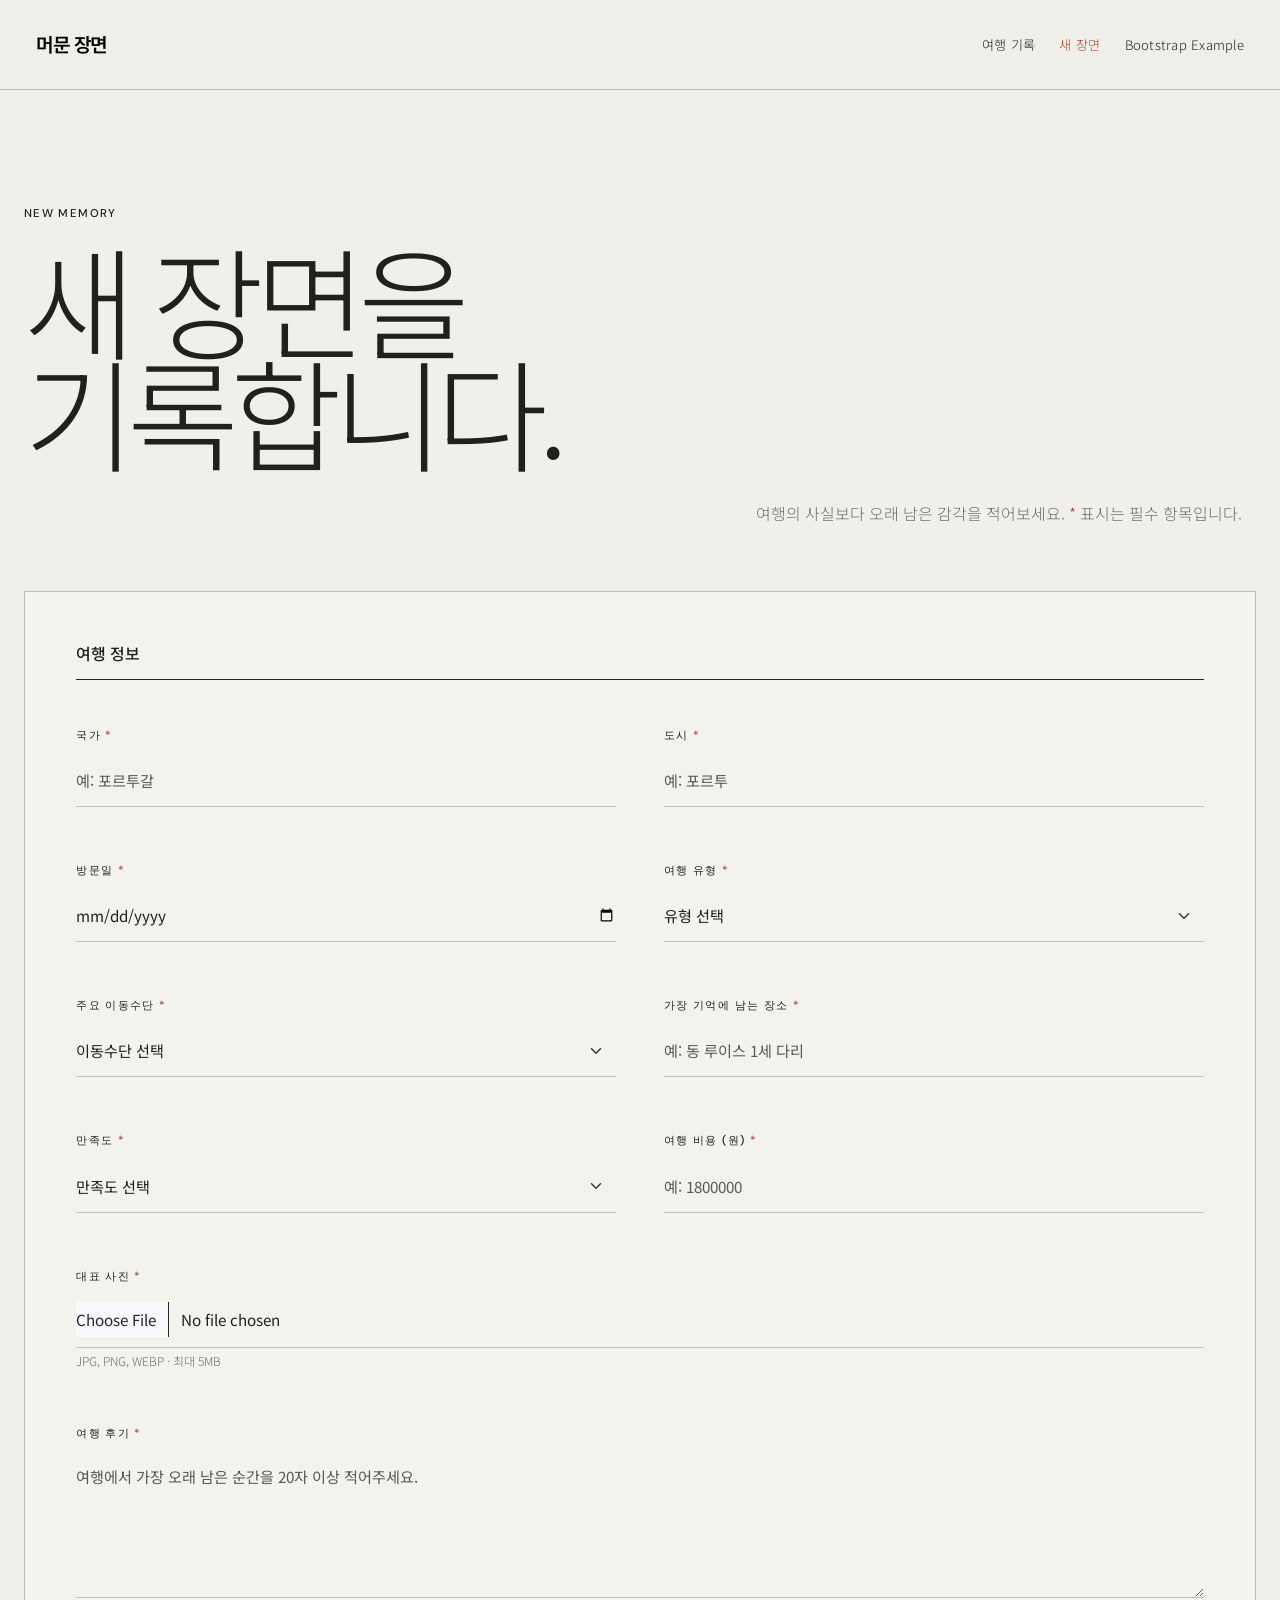
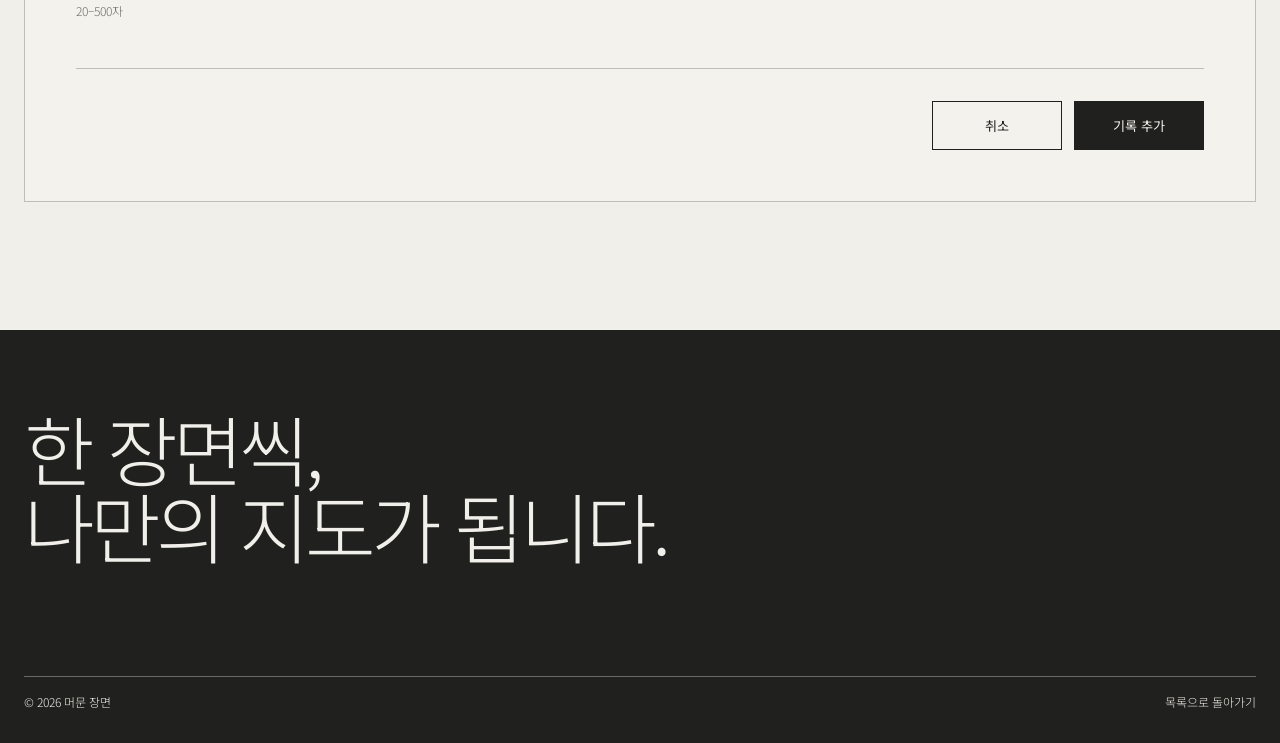
<file: add.html>
<!doctype html>
<html lang="ko"><head><meta charset="utf-8"><meta name="viewport" content="width=device-width,initial-scale=1"><meta name="description" content="새 여행 기록 추가"><title>새 장면 | 머문 장면</title><link rel="preconnect" href="https://fonts.googleapis.com"><link rel="preconnect" href="https://fonts.gstatic.com" crossorigin><link href="https://fonts.googleapis.com/css2?family=DM+Sans:wght@400;500;600&family=Noto+Sans+KR:wght@300;400;500;600&display=swap" rel="stylesheet"><link href="https://cdn.jsdelivr.net/npm/bootstrap@5.3.3/dist/css/bootstrap.min.css" rel="stylesheet"><link rel="stylesheet" href="my.css"></head>
<body><nav class="navbar navbar-expand-lg site-nav"><div class="container-fluid page-shell"><a class="navbar-brand brand-mark" href="index.html">머문 장면</a><button class="navbar-toggler" type="button" data-bs-toggle="collapse" data-bs-target="#mainNav" aria-controls="mainNav" aria-expanded="false" aria-label="메뉴 열기"><span class="navbar-toggler-icon"></span></button><div class="collapse navbar-collapse" id="mainNav"><ul class="navbar-nav ms-auto align-items-lg-center gap-lg-4"><li class="nav-item"><a class="nav-link" href="index.html">여행 기록</a></li><li class="nav-item"><a class="nav-link active" aria-current="page" href="add.html">새 장면</a></li><li class="nav-item"><a class="nav-link" href="example.html">Bootstrap Example</a></li></ul></div></div></nav>
<main class="page-shell"><header class="page-header"><p class="eyebrow">NEW MEMORY</p><h1 class="page-title">새 장면을<br>기록합니다.</h1><p class="page-intro">여행의 사실보다 오래 남은 감각을 적어보세요.<br class="mobile-break"> <span class="required-mark">*</span> 표시는 필수 항목입니다.</p></header>
<form id="travelForm" class="form-card needs-validation" novalidate><h2 class="form-section-title">여행 정보</h2><div class="row g-4 g-lg-5">
<div class="col-md-6"><label class="form-label" for="country">국가 <span class="required-mark">*</span></label><input class="form-control" id="country" name="country" minlength="2" maxlength="30" placeholder="예: 포르투갈" required><div class="invalid-feedback">국가를 2자 이상 입력해 주세요.</div></div>
<div class="col-md-6"><label class="form-label" for="city">도시 <span class="required-mark">*</span></label><input class="form-control" id="city" name="city" minlength="2" maxlength="30" placeholder="예: 포르투" required><div class="invalid-feedback">도시를 2자 이상 입력해 주세요.</div></div>
<div class="col-md-6"><label class="form-label" for="visitDate">방문일 <span class="required-mark">*</span></label><input class="form-control" id="visitDate" name="visitDate" type="date" max="2026-09-17" required><div class="invalid-feedback">오늘 이전의 방문일을 선택해 주세요.</div></div>
<div class="col-md-6"><label class="form-label" for="travelType">여행 유형 <span class="required-mark">*</span></label><select class="form-select" id="travelType" name="travelType" required><option value="" selected disabled>유형 선택</option><option>휴양</option><option>도시 탐방</option><option>자연 여행</option><option>문화·예술</option><option>미식 여행</option><option>기타</option></select><div class="invalid-feedback">여행 유형을 선택해 주세요.</div></div>
<div class="col-md-6"><label class="form-label" for="transport">주요 이동수단 <span class="required-mark">*</span></label><select class="form-select" id="transport" name="transport" required><option value="" selected disabled>이동수단 선택</option><option>도보</option><option>대중교통</option><option>렌터카</option><option>자전거</option><option>기타</option></select><div class="invalid-feedback">이동수단을 선택해 주세요.</div></div>
<div class="col-md-6"><label class="form-label" for="place">가장 기억에 남는 장소 <span class="required-mark">*</span></label><input class="form-control" id="place" name="place" minlength="2" maxlength="50" placeholder="예: 동 루이스 1세 다리" required><div class="invalid-feedback">장소를 2자 이상 입력해 주세요.</div></div>
<div class="col-md-6"><label class="form-label" for="rating">만족도 <span class="required-mark">*</span></label><select class="form-select" id="rating" name="rating" required><option value="" selected disabled>만족도 선택</option><option value="5">5점 · 다시 꼭 가고 싶어요</option><option value="4">4점 · 매우 좋았어요</option><option value="3">3점 · 좋았어요</option><option value="2">2점 · 아쉬웠어요</option><option value="1">1점 · 맞지 않았어요</option></select><div class="invalid-feedback">만족도를 선택해 주세요.</div></div>
<div class="col-md-6"><label class="form-label" for="cost">여행 비용 (원) <span class="required-mark">*</span></label><input class="form-control" id="cost" name="cost" type="number" min="0" max="100000000" step="1000" placeholder="예: 1800000" required><div class="invalid-feedback">0원 이상 1억원 이하로 입력해 주세요.</div></div>
<div class="col-12"><label class="form-label" for="photo">대표 사진 <span class="required-mark">*</span></label><input class="form-control" id="photo" name="photo" type="file" accept="image/jpeg,image/png,image/webp" required><div class="form-text">JPG, PNG, WEBP · 최대 5MB</div><div class="invalid-feedback">5MB 이하의 이미지 파일을 선택해 주세요.</div><img class="photo-preview d-none" id="photoPreview" alt="선택한 여행 사진 미리보기"></div>
<div class="col-12"><label class="form-label" for="review">여행 후기 <span class="required-mark">*</span></label><textarea class="form-control" id="review" name="review" minlength="20" maxlength="500" placeholder="여행에서 가장 오래 남은 순간을 20자 이상 적어주세요." required></textarea><div class="form-text">20–500자</div><div class="invalid-feedback">후기를 20자 이상 입력해 주세요.</div></div>
</div><div class="action-row"><a class="btn btn-editorial btn-light" href="index.html">취소</a><button class="btn btn-editorial" type="submit">기록 추가</button></div></form></main>
<footer class="site-footer"><div class="page-shell"><p>한 장면씩,<br>나만의 지도가 됩니다.</p><div><span>© 2026 머문 장면</span><a href="index.html">목록으로 돌아가기</a></div></div></footer><script src="https://cdn.jsdelivr.net/npm/bootstrap@5.3.3/dist/js/bootstrap.bundle.min.js"></script><script src="travel-store.js"></script>
<script>
const form=document.getElementById("travelForm"),photo=document.getElementById("photo"),preview=document.getElementById("photoPreview");
photo.addEventListener("change",()=>{
  const file=photo.files[0];
  photo.setCustomValidity(file&&file.size>5*1024*1024?"사진 용량이 너무 큽니다.":"");
  if(file&&photo.checkValidity()){preview.src=URL.createObjectURL(file);preview.classList.remove("d-none")}else{preview.removeAttribute("src");preview.classList.add("d-none")}
});
const resizeImage=file=>new Promise((resolve,reject)=>{
  const reader=new FileReader();
  reader.onerror=()=>reject(new Error("사진을 읽을 수 없습니다."));
  reader.onload=()=>{const image=new Image();image.onerror=()=>reject(new Error("올바른 이미지가 아닙니다."));image.onload=()=>{const scale=Math.min(1,1200/image.width);const canvas=document.createElement("canvas");canvas.width=Math.round(image.width*scale);canvas.height=Math.round(image.height*scale);canvas.getContext("2d").drawImage(image,0,0,canvas.width,canvas.height);resolve(canvas.toDataURL("image/jpeg",.82))};image.src=reader.result};
  reader.readAsDataURL(file);
});
form.addEventListener("submit",async event=>{
  event.preventDefault();event.stopPropagation();form.classList.add("was-validated");
  if(!form.checkValidity())return;
  try{
    const image=await resizeImage(photo.files[0]);
    const id=`travel-${Date.now()}`,country=form.country.value.trim(),city=form.city.value.trim(),place=form.place.value.trim();
    TravelStore.save({id,country,countryEn:country.toUpperCase(),city,cityEn:city.toUpperCase(),date:form.visitDate.value,type:form.travelType.value,transport:form.transport.value,place,rating:Number(form.rating.value),cost:Number(form.cost.value),title:`${place}에서의 하루`,review:form.review.value.trim(),image,alt:`${city} 여행에서 촬영한 대표 사진`,createdAt:Date.now()});
    alert("새로운 여행 기록이 추가되었습니다.");location.href="index.html";
  }catch(error){alert(error.message||"사진 저장 중 문제가 발생했습니다.")}
});
</script></body></html>
</file>
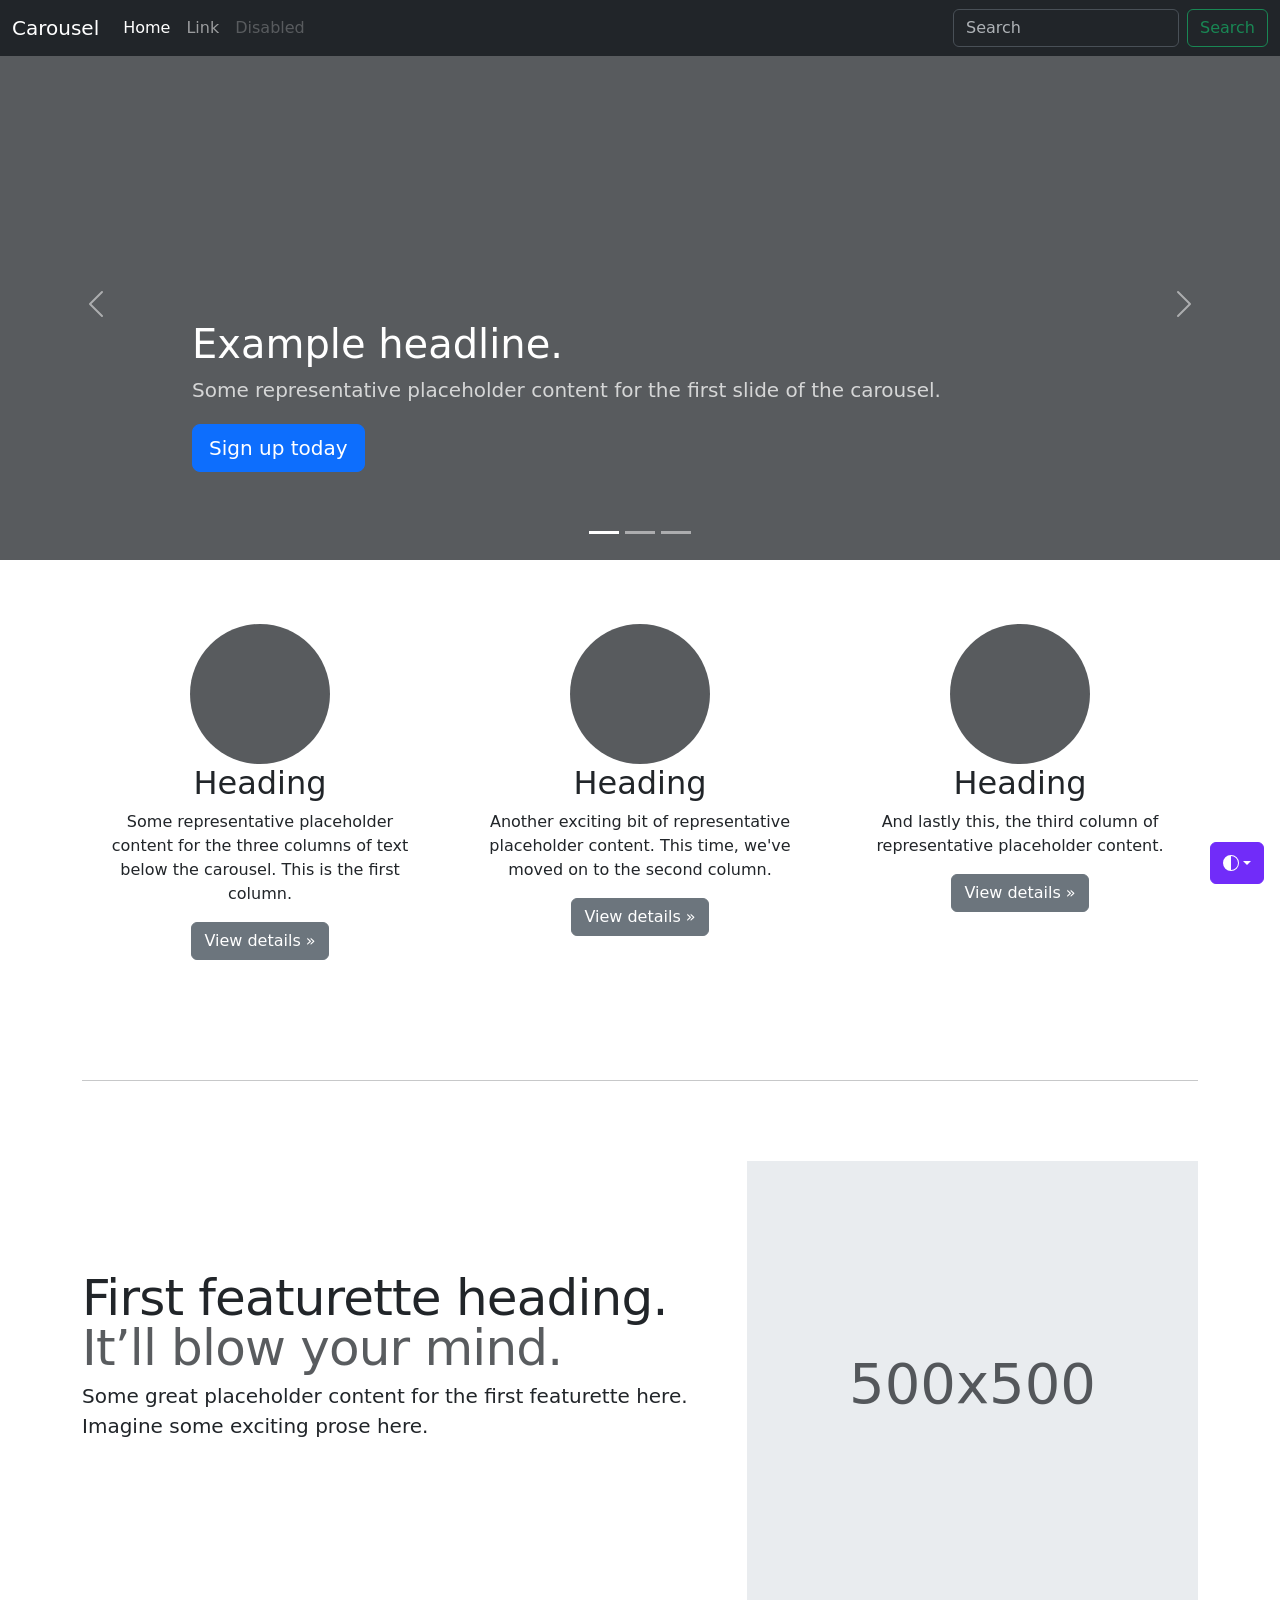
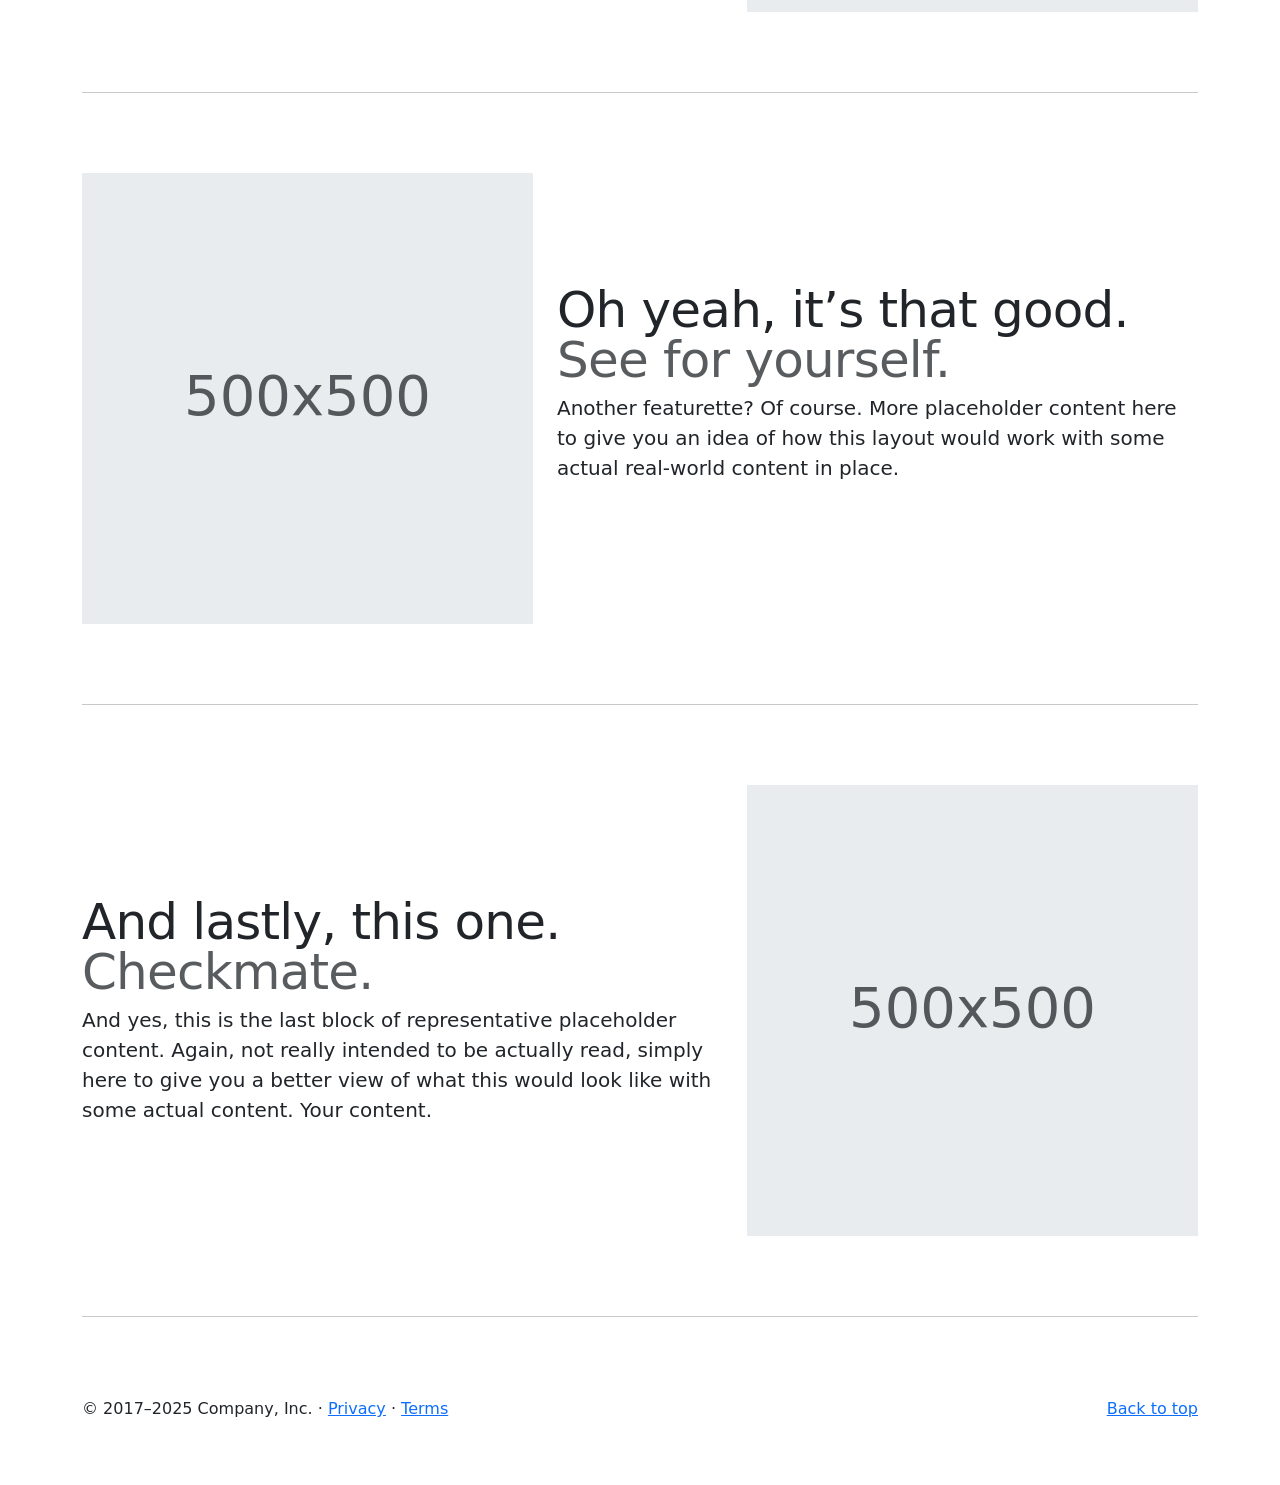
<file: example.html>
<!doctype html>
<html lang="en" data-bs-theme="auto">
  <head>
    <meta charset="utf-8" />
    <meta name="viewport" content="width=device-width, initial-scale=1" />
    <meta name="description" content="" />
    <meta
      name="author"
      content="Mark Otto, Jacob Thornton, and Bootstrap contributors"
    />
    <meta name="generator" content="Astro v5.13.2" />
    <title>Carousel Template · Bootstrap v5.3</title>
    <link
      rel="canonical"
      href="https://getbootstrap.com/docs/5.3/examples/carousel/"
    />
    <link
      href="https://cdn.jsdelivr.net/npm/bootstrap@5.3.3/dist/css/bootstrap.min.css"
      rel="stylesheet"
      integrity="sha384-QWTKZyjpPEjISv5WaRU9OFeRpok6YctnYmDr5pNlyT2bRjXh0JMhjY6hW+ALEwIH"
      crossorigin="anonymous"
    />
    <meta name="theme-color" content="#712cf9" />
    <link href="carousel.css" rel="stylesheet" />
    <style>
      .bd-placeholder-img {
        font-size: 1.125rem;
        text-anchor: middle;
        -webkit-user-select: none;
        -moz-user-select: none;
        user-select: none;
      }
      @media (min-width: 768px) {
        .bd-placeholder-img-lg {
          font-size: 3.5rem;
        }
      }
      .b-example-divider {
        width: 100%;
        height: 3rem;
        background-color: #0000001a;
        border: solid rgba(0, 0, 0, 0.15);
        border-width: 1px 0;
        box-shadow:
          inset 0 0.5em 1.5em #0000001a,
          inset 0 0.125em 0.5em #00000026;
      }
      .b-example-vr {
        flex-shrink: 0;
        width: 1.5rem;
        height: 100vh;
      }
      .bi {
        vertical-align: -0.125em;
        fill: currentColor;
      }
      .nav-scroller {
        position: relative;
        z-index: 2;
        height: 2.75rem;
        overflow-y: hidden;
      }
      .nav-scroller .nav {
        display: flex;
        flex-wrap: nowrap;
        padding-bottom: 1rem;
        margin-top: -1px;
        overflow-x: auto;
        text-align: center;
        white-space: nowrap;
        -webkit-overflow-scrolling: touch;
      }
      .btn-bd-primary {
        --bd-violet-bg: #712cf9;
        --bd-violet-rgb: 112.520718, 44.062154, 249.437846;
        --bs-btn-font-weight: 600;
        --bs-btn-color: var(--bs-white);
        --bs-btn-bg: var(--bd-violet-bg);
        --bs-btn-border-color: var(--bd-violet-bg);
        --bs-btn-hover-color: var(--bs-white);
        --bs-btn-hover-bg: #6528e0;
        --bs-btn-hover-border-color: #6528e0;
        --bs-btn-focus-shadow-rgb: var(--bd-violet-rgb);
        --bs-btn-active-color: var(--bs-btn-hover-color);
        --bs-btn-active-bg: #5a23c8;
        --bs-btn-active-border-color: #5a23c8;
      }
      .bd-mode-toggle {
        z-index: 1500;
      }
      .bd-mode-toggle .bi {
        width: 1em;
        height: 1em;
      }
      .bd-mode-toggle .dropdown-menu .active .bi {
        display: block !important;
      }
    </style>
  </head>
  <body>
    <svg xmlns="http://www.w3.org/2000/svg" class="d-none">
      <symbol id="check2" viewBox="0 0 16 16">
        <path
          d="M13.854 3.646a.5.5 0 0 1 0 .708l-7 7a.5.5 0 0 1-.708 0l-3.5-3.5a.5.5 0 1 1 .708-.708L6.5 10.293l6.646-6.647a.5.5 0 0 1 .708 0z"
        ></path>
      </symbol>
      <symbol id="circle-half" viewBox="0 0 16 16">
        <path
          d="M8 15A7 7 0 1 0 8 1v14zm0 1A8 8 0 1 1 8 0a8 8 0 0 1 0 16z"
        ></path>
      </symbol>
      <symbol id="moon-stars-fill" viewBox="0 0 16 16">
        <path
          d="M6 .278a.768.768 0 0 1 .08.858 7.208 7.208 0 0 0-.878 3.46c0 4.021 3.278 7.277 7.318 7.277.527 0 1.04-.055 1.533-.16a.787.787 0 0 1 .81.316.733.733 0 0 1-.031.893A8.349 8.349 0 0 1 8.344 16C3.734 16 0 12.286 0 7.71 0 4.266 2.114 1.312 5.124.06A.752.752 0 0 1 6 .278z"
        ></path>
        <path
          d="M10.794 3.148a.217.217 0 0 1 .412 0l.387 1.162c.173.518.579.924 1.097 1.097l1.162.387a.217.217 0 0 1 0 .412l-1.162.387a1.734 1.734 0 0 0-1.097 1.097l-.387 1.162a.217.217 0 0 1-.412 0l-.387-1.162A1.734 1.734 0 0 0 9.31 6.593l-1.162-.387a.217.217 0 0 1 0-.412l1.162-.387a1.734 1.734 0 0 0 1.097-1.097l.387-1.162zM13.863.099a.145.145 0 0 1 .274 0l.258.774c.115.346.386.617.732.732l.774.258a.145.145 0 0 1 0 .274l-.774.258a1.156 1.156 0 0 0-.732.732l-.258.774a.145.145 0 0 1-.274 0l-.258-.774a1.156 1.156 0 0 0-.732-.732l-.774-.258a.145.145 0 0 1 0-.274l.774-.258c.346-.115.617-.386.732-.732L13.863.1z"
        ></path>
      </symbol>
      <symbol id="sun-fill" viewBox="0 0 16 16">
        <path
          d="M8 12a4 4 0 1 0 0-8 4 4 0 0 0 0 8zM8 0a.5.5 0 0 1 .5.5v2a.5.5 0 0 1-1 0v-2A.5.5 0 0 1 8 0zm0 13a.5.5 0 0 1 .5.5v2a.5.5 0 0 1-1 0v-2A.5.5 0 0 1 8 13zm8-5a.5.5 0 0 1-.5.5h-2a.5.5 0 0 1 0-1h2a.5.5 0 0 1 .5.5zM3 8a.5.5 0 0 1-.5.5h-2a.5.5 0 0 1 0-1h2A.5.5 0 0 1 3 8zm10.657-5.657a.5.5 0 0 1 0 .707l-1.414 1.415a.5.5 0 1 1-.707-.708l1.414-1.414a.5.5 0 0 1 .707 0zm-9.193 9.193a.5.5 0 0 1 0 .707L3.05 13.657a.5.5 0 0 1-.707-.707l1.414-1.414a.5.5 0 0 1 .707 0zm9.193 2.121a.5.5 0 0 1-.707 0l-1.414-1.414a.5.5 0 0 1 .707-.707l1.414 1.414a.5.5 0 0 1 0 .707zM4.464 4.465a.5.5 0 0 1-.707 0L2.343 3.05a.5.5 0 1 1 .707-.707l1.414 1.414a.5.5 0 0 1 0 .708z"
        ></path>
      </symbol>
    </svg>
    <div
      class="dropdown position-fixed bottom-0 end-0 mb-3 me-3 bd-mode-toggle"
    >
      <button
        class="btn btn-bd-primary py-2 dropdown-toggle d-flex align-items-center"
        id="bd-theme"
        type="button"
        aria-expanded="false"
        data-bs-toggle="dropdown"
        aria-label="Toggle theme (auto)"
      >
        <svg class="bi my-1 theme-icon-active" aria-hidden="true">
          <use href="#circle-half"></use>
        </svg>
        <span class="visually-hidden" id="bd-theme-text">Toggle theme</span>
      </button>
      <ul
        class="dropdown-menu dropdown-menu-end shadow"
        aria-labelledby="bd-theme-text"
      >
        <li>
          <button
            type="button"
            class="dropdown-item d-flex align-items-center"
            data-bs-theme-value="light"
            aria-pressed="false"
          >
            <svg class="bi me-2 opacity-50" aria-hidden="true">
              <use href="#sun-fill"></use>
            </svg>
            Light
            <svg class="bi ms-auto d-none" aria-hidden="true">
              <use href="#check2"></use>
            </svg>
          </button>
        </li>
        <li>
          <button
            type="button"
            class="dropdown-item d-flex align-items-center"
            data-bs-theme-value="dark"
            aria-pressed="false"
          >
            <svg class="bi me-2 opacity-50" aria-hidden="true">
              <use href="#moon-stars-fill"></use>
            </svg>
            Dark
            <svg class="bi ms-auto d-none" aria-hidden="true">
              <use href="#check2"></use>
            </svg>
          </button>
        </li>
        <li>
          <button
            type="button"
            class="dropdown-item d-flex align-items-center active"
            data-bs-theme-value="auto"
            aria-pressed="true"
          >
            <svg class="bi me-2 opacity-50" aria-hidden="true">
              <use href="#circle-half"></use>
            </svg>
            Auto
            <svg class="bi ms-auto d-none" aria-hidden="true">
              <use href="#check2"></use>
            </svg>
          </button>
        </li>
      </ul>
    </div>
    <header data-bs-theme="dark">
      <nav class="navbar navbar-expand-md navbar-dark fixed-top bg-dark">
        <div class="container-fluid">
          <a class="navbar-brand" href="#">Carousel</a>
          <button
            class="navbar-toggler"
            type="button"
            data-bs-toggle="collapse"
            data-bs-target="#navbarCollapse"
            aria-controls="navbarCollapse"
            aria-expanded="false"
            aria-label="Toggle navigation"
          >
            <span class="navbar-toggler-icon"></span>
          </button>
          <div class="collapse navbar-collapse" id="navbarCollapse">
            <ul class="navbar-nav me-auto mb-2 mb-md-0">
              <li class="nav-item">
                <a class="nav-link active" aria-current="page" href="index.html"
                  >Home</a
                >
              </li>
              <li class="nav-item"><a class="nav-link" href="#">Link</a></li>
              <li class="nav-item">
                <a class="nav-link disabled" aria-disabled="true">Disabled</a>
              </li>
            </ul>
            <form class="d-flex" role="search">
              <input
                class="form-control me-2"
                type="search"
                placeholder="Search"
                aria-label="Search"
              />
              <button class="btn btn-outline-success" type="submit">
                Search
              </button>
            </form>
          </div>
        </div>
      </nav>
    </header>
    <main>
      <div id="myCarousel" class="carousel slide mb-6" data-bs-ride="carousel">
        <div class="carousel-indicators">
          <button
            type="button"
            data-bs-target="#myCarousel"
            data-bs-slide-to="0"
            class="active"
            aria-current="true"
            aria-label="Slide 1"
          ></button>
          <button
            type="button"
            data-bs-target="#myCarousel"
            data-bs-slide-to="1"
            aria-label="Slide 2"
          ></button>
          <button
            type="button"
            data-bs-target="#myCarousel"
            data-bs-slide-to="2"
            aria-label="Slide 3"
          ></button>
        </div>
        <div class="carousel-inner">
          <div class="carousel-item active">
            <svg
              aria-hidden="true"
              class="bd-placeholder-img"
              height="100%"
              preserveAspectRatio="xMidYMid slice"
              width="100%"
              xmlns="http://www.w3.org/2000/svg"
            >
              <rect
                width="100%"
                height="100%"
                fill="var(--bs-secondary-color)"
              ></rect>
            </svg>
            <div class="container">
              <div class="carousel-caption text-start">
                <h1>Example headline.</h1>
                <p class="opacity-75">
                  Some representative placeholder content for the first slide of
                  the carousel.
                </p>
                <p>
                  <a class="btn btn-lg btn-primary" href="#">Sign up today</a>
                </p>
              </div>
            </div>
          </div>
          <div class="carousel-item">
            <svg
              aria-hidden="true"
              class="bd-placeholder-img"
              height="100%"
              preserveAspectRatio="xMidYMid slice"
              width="100%"
              xmlns="http://www.w3.org/2000/svg"
            >
              <rect
                width="100%"
                height="100%"
                fill="var(--bs-secondary-color)"
              ></rect>
            </svg>
            <div class="container">
              <div class="carousel-caption">
                <h1>Another example headline.</h1>
                <p>
                  Some representative placeholder content for the second slide
                  of the carousel.
                </p>
                <p><a class="btn btn-lg btn-primary" href="#">Learn more</a></p>
              </div>
            </div>
          </div>
          <div class="carousel-item">
            <svg
              aria-hidden="true"
              class="bd-placeholder-img"
              height="100%"
              preserveAspectRatio="xMidYMid slice"
              width="100%"
              xmlns="http://www.w3.org/2000/svg"
            >
              <rect
                width="100%"
                height="100%"
                fill="var(--bs-secondary-color)"
              ></rect>
            </svg>
            <div class="container">
              <div class="carousel-caption text-end">
                <h1>One more for good measure.</h1>
                <p>
                  Some representative placeholder content for the third slide of
                  this carousel.
                </p>
                <p>
                  <a class="btn btn-lg btn-primary" href="#">Browse gallery</a>
                </p>
              </div>
            </div>
          </div>
        </div>
        <button
          class="carousel-control-prev"
          type="button"
          data-bs-target="#myCarousel"
          data-bs-slide="prev"
        >
          <span class="carousel-control-prev-icon" aria-hidden="true"></span>
          <span class="visually-hidden">Previous</span>
        </button>
        <button
          class="carousel-control-next"
          type="button"
          data-bs-target="#myCarousel"
          data-bs-slide="next"
        >
          <span class="carousel-control-next-icon" aria-hidden="true"></span>
          <span class="visually-hidden">Next</span>
        </button>
      </div>
      <!-- Marketing messaging and featurettes
  ================================================== -->
      <!-- Wrap the rest of the page in another container to center all the content. -->
      <div class="container marketing">
        <!-- Three columns of text below the carousel -->
        <div class="row">
          <div class="col-lg-4">
            <svg
              aria-label="Placeholder"
              class="bd-placeholder-img rounded-circle"
              height="140"
              preserveAspectRatio="xMidYMid slice"
              role="img"
              width="140"
              xmlns="http://www.w3.org/2000/svg"
            >
              <title>Placeholder</title>
              <rect
                width="100%"
                height="100%"
                fill="var(--bs-secondary-color)"
              ></rect>
            </svg>
            <h2 class="fw-normal">Heading</h2>
            <p>
              Some representative placeholder content for the three columns of
              text below the carousel. This is the first column.
            </p>
            <p>
              <a class="btn btn-secondary" href="#">View details &raquo;</a>
            </p>
          </div>
          <!-- /.col-lg-4 -->
          <div class="col-lg-4">
            <svg
              aria-label="Placeholder"
              class="bd-placeholder-img rounded-circle"
              height="140"
              preserveAspectRatio="xMidYMid slice"
              role="img"
              width="140"
              xmlns="http://www.w3.org/2000/svg"
            >
              <title>Placeholder</title>
              <rect
                width="100%"
                height="100%"
                fill="var(--bs-secondary-color)"
              ></rect>
            </svg>
            <h2 class="fw-normal">Heading</h2>
            <p>
              Another exciting bit of representative placeholder content. This
              time, we've moved on to the second column.
            </p>
            <p>
              <a class="btn btn-secondary" href="#">View details &raquo;</a>
            </p>
          </div>
          <!-- /.col-lg-4 -->
          <div class="col-lg-4">
            <svg
              aria-label="Placeholder"
              class="bd-placeholder-img rounded-circle"
              height="140"
              preserveAspectRatio="xMidYMid slice"
              role="img"
              width="140"
              xmlns="http://www.w3.org/2000/svg"
            >
              <title>Placeholder</title>
              <rect
                width="100%"
                height="100%"
                fill="var(--bs-secondary-color)"
              ></rect>
            </svg>
            <h2 class="fw-normal">Heading</h2>
            <p>
              And lastly this, the third column of representative placeholder
              content.
            </p>
            <p>
              <a class="btn btn-secondary" href="#">View details &raquo;</a>
            </p>
          </div>
          <!-- /.col-lg-4 -->
        </div>
        <!-- /.row -->
        <!-- START THE FEATURETTES -->
        <hr class="featurette-divider" />
        <div class="row featurette">
          <div class="col-md-7">
            <h2 class="featurette-heading fw-normal lh-1">
              First featurette heading.
              <span class="text-body-secondary">It’ll blow your mind.</span>
            </h2>
            <p class="lead">
              Some great placeholder content for the first featurette here.
              Imagine some exciting prose here.
            </p>
          </div>
          <div class="col-md-5">
            <svg
              aria-label="Placeholder: 500x500"
              class="bd-placeholder-img bd-placeholder-img-lg featurette-image img-fluid mx-auto"
              height="500"
              preserveAspectRatio="xMidYMid slice"
              role="img"
              width="500"
              xmlns="http://www.w3.org/2000/svg"
            >
              <title>Placeholder</title>
              <rect
                width="100%"
                height="100%"
                fill="var(--bs-secondary-bg)"
              ></rect>
              <text x="50%" y="50%" fill="var(--bs-secondary-color)" dy=".3em">
                500x500
              </text>
            </svg>
          </div>
        </div>
        <hr class="featurette-divider" />
        <div class="row featurette">
          <div class="col-md-7 order-md-2">
            <h2 class="featurette-heading fw-normal lh-1">
              Oh yeah, it’s that good.
              <span class="text-body-secondary">See for yourself.</span>
            </h2>
            <p class="lead">
              Another featurette? Of course. More placeholder content here to
              give you an idea of how this layout would work with some actual
              real-world content in place.
            </p>
          </div>
          <div class="col-md-5 order-md-1">
            <svg
              aria-label="Placeholder: 500x500"
              class="bd-placeholder-img bd-placeholder-img-lg featurette-image img-fluid mx-auto"
              height="500"
              preserveAspectRatio="xMidYMid slice"
              role="img"
              width="500"
              xmlns="http://www.w3.org/2000/svg"
            >
              <title>Placeholder</title>
              <rect
                width="100%"
                height="100%"
                fill="var(--bs-secondary-bg)"
              ></rect>
              <text x="50%" y="50%" fill="var(--bs-secondary-color)" dy=".3em">
                500x500
              </text>
            </svg>
          </div>
        </div>
        <hr class="featurette-divider" />
        <div class="row featurette">
          <div class="col-md-7">
            <h2 class="featurette-heading fw-normal lh-1">
              And lastly, this one.
              <span class="text-body-secondary">Checkmate.</span>
            </h2>
            <p class="lead">
              And yes, this is the last block of representative placeholder
              content. Again, not really intended to be actually read, simply
              here to give you a better view of what this would look like with
              some actual content. Your content.
            </p>
          </div>
          <div class="col-md-5">
            <svg
              aria-label="Placeholder: 500x500"
              class="bd-placeholder-img bd-placeholder-img-lg featurette-image img-fluid mx-auto"
              height="500"
              preserveAspectRatio="xMidYMid slice"
              role="img"
              width="500"
              xmlns="http://www.w3.org/2000/svg"
            >
              <title>Placeholder</title>
              <rect
                width="100%"
                height="100%"
                fill="var(--bs-secondary-bg)"
              ></rect>
              <text x="50%" y="50%" fill="var(--bs-secondary-color)" dy=".3em">
                500x500
              </text>
            </svg>
          </div>
        </div>
        <hr class="featurette-divider" />
        <!-- /END THE FEATURETTES -->
      </div>
      <!-- /.container -->
      <!-- FOOTER -->
      <footer class="container">
        <p class="float-end"><a href="#">Back to top</a></p>
        <p>
          &copy; 2017–2025 Company, Inc. &middot;
          <a href="#">Privacy</a> &middot; <a href="#">Terms</a>
        </p>
      </footer>
    </main>
    <script
      src="https://cdn.jsdelivr.net/npm/bootstrap@5.3.3/dist/js/bootstrap.bundle.min.js"
      integrity="sha384-YvpcrYf0tY3lHB60NNkmXc5s9fDVZLESaAA55NDzOxhy9GkcIdslK1eN7N6jIeHz"
      crossorigin="anonymous"
    ></script>
  </body>
</html>
</file>
<file: my.css>
:root{--ink:#20211e;--paper:#f1efe9;--surface:#e7e3da;--line:rgba(32,33,30,.25);--accent:#a7482d;--muted:#6d6d66}
*{box-sizing:border-box}html{scroll-behavior:smooth;overflow-x:hidden}body{margin:0;overflow-x:hidden;background:var(--paper);color:var(--ink);font-family:"Noto Sans KR",sans-serif;font-weight:300}a{color:inherit;text-decoration:none}img{display:block;width:100%}.page-shell{width:min(100% - 48px,1380px);margin-inline:auto}
.site-nav{padding:25px 0;border-bottom:1px solid var(--line);background:rgba(241,239,233,.94)}.brand-mark{font-size:1.2rem;font-weight:600;letter-spacing:-.06em}.navbar-nav .nav-link{color:var(--ink);font-size:.82rem;letter-spacing:.02em;padding-inline:0!important}.navbar-nav .nav-link:hover,.navbar-nav .nav-link.active{color:var(--accent)}.navbar-toggler{border:0;padding-right:0}.navbar-toggler:focus{box-shadow:none}.mobile-break{display:none}
.hero{padding-top:clamp(5rem,11vw,10rem);padding-bottom:clamp(5rem,10vw,9rem)}.eyebrow,.card-meta,.detail-label,.form-label,.section-heading span{font-family:"DM Sans",sans-serif;font-size:.71rem;font-weight:500;letter-spacing:.12em;text-transform:uppercase}.hero h1,.page-title,.detail-title{margin:1.3rem 0 0;font-size:clamp(3.4rem,9.5vw,8.8rem);font-weight:300;line-height:.92;letter-spacing:-.075em}.hero-copy{font-size:.94rem;line-height:1.75}.hero-copy p{margin:0 0 2rem;word-break:keep-all;overflow-wrap:anywhere}.text-link{display:inline-block;padding-bottom:6px;border-bottom:1px solid;font-size:.82rem;font-weight:500}.text-link:hover{color:var(--accent);border-color:var(--accent)}
.archive-section{padding-bottom:9rem}.section-heading{display:flex;justify-content:space-between;align-items:baseline;padding:1.2rem 0;margin-bottom:2.8rem;border-top:1px solid}.section-heading h2{margin:0;font-size:1.05rem;font-weight:500}.travel-card{margin-bottom:3rem}.offset-card{margin-top:7rem}.card-image-link{position:relative;display:block;overflow:hidden;background:var(--surface)}.card-image-link img{aspect-ratio:4/3;object-fit:cover;filter:saturate(.76);transition:transform .7s,filter .7s}.card-image-link:hover img{transform:scale(1.025);filter:saturate(1)}.card-number{position:absolute;top:1rem;left:1rem;width:2.5rem;height:2.5rem;display:grid;place-items:center;border-radius:50%;background:var(--paper);font:500 .72rem "DM Sans",sans-serif}.card-copy{display:flex;justify-content:space-between;gap:1rem;align-items:flex-start;padding-top:1.25rem;border-top:1px solid}.card-meta{color:var(--muted);margin:0 0 .7rem}.card-copy h3{margin:0;font-size:clamp(1.25rem,2vw,1.75rem);font-weight:400;letter-spacing:-.04em}.card-copy h3 a:hover{color:var(--accent)}.rating{color:var(--accent);font-size:.7rem;letter-spacing:.05em;white-space:nowrap}
.site-footer{background:var(--ink);color:var(--paper);padding:5rem 0 2rem}.site-footer p{max-width:700px;margin:0 0 7rem;font-size:clamp(2.2rem,6vw,5.5rem);line-height:1;letter-spacing:-.065em}.site-footer .page-shell>div{display:flex;justify-content:space-between;padding-top:1rem;border-top:1px solid rgba(241,239,233,.35);font-size:.75rem}
.page-header{padding:clamp(4rem,9vw,8rem) 0 4rem}.page-title{max-width:950px}.page-intro{max-width:500px;margin:2rem 0 0 auto;line-height:1.8;color:var(--muted)}.form-card{padding:clamp(1.5rem,4vw,4rem);margin-bottom:8rem;border:1px solid var(--line);background:rgba(255,255,255,.18)}.form-section-title{margin:0 0 2.5rem;padding-bottom:1rem;border-bottom:1px solid;font-size:1rem;font-weight:500}.form-label{margin-bottom:.7rem;color:var(--ink)}.required-mark{color:var(--accent)}.form-control,.form-select{min-height:52px;padding:.75rem 0;border:0;border-bottom:1px solid var(--line);border-radius:0;background-color:transparent;color:var(--ink);font-size:.95rem}textarea.form-control{min-height:145px}.form-control:focus,.form-select:focus{border-color:var(--ink);background:transparent;box-shadow:none}.form-text{color:var(--muted);font-size:.75rem}.invalid-feedback{font-size:.76rem}.action-row{display:flex;justify-content:flex-end;gap:.75rem;margin-top:3rem;padding-top:2rem;border-top:1px solid var(--line)}.btn-editorial{min-width:130px;padding:.85rem 1.4rem;border:1px solid var(--ink);border-radius:0;background:var(--ink);color:var(--paper);font-size:.82rem}.btn-editorial:hover{border-color:var(--accent);background:var(--accent);color:#fff}.btn-editorial.btn-light{background:transparent;color:var(--ink)}.btn-editorial.btn-light:hover{background:var(--ink);color:var(--paper)}.btn-editorial.btn-danger{border-color:var(--accent);background:transparent;color:var(--accent)}.btn-editorial.btn-danger:hover{background:var(--accent);color:#fff}
.photo-preview{width:min(100%,520px);margin-top:1.25rem;aspect-ratio:4/3;object-fit:cover;background:var(--surface)}
.detail-hero{padding:3rem 0 0}.detail-image{height:min(68vw,760px);object-fit:cover;filter:saturate(.8)}.detail-content{padding-top:4rem;padding-bottom:8rem}.detail-kicker{color:var(--accent)}.detail-title{margin-top:.8rem;font-size:clamp(3rem,7vw,6.5rem)}.detail-grid{margin-top:4rem;border-top:1px solid}.detail-item{padding:1.4rem 0;border-bottom:1px solid var(--line)}.detail-label{display:block;margin-bottom:.5rem;color:var(--muted)}.detail-value{margin:0;font-size:1rem;line-height:1.75}.review-block{margin-top:4rem;padding:clamp(2rem,5vw,5rem);background:var(--surface)}.review-block blockquote{max-width:900px;margin:1rem 0 0;font-size:clamp(1.5rem,3vw,2.7rem);font-weight:300;line-height:1.45;letter-spacing:-.04em}
@media(max-width:767.98px){.page-shell{width:min(100% - 30px,1380px)}.site-nav{padding:16px 0}.navbar-collapse{padding-top:1rem}.mobile-break{display:block}.hero{padding-top:4.5rem}.hero .row{margin-inline:0}.hero .row>[class*="col-"]{padding-inline:0}.hero h1{font-size:clamp(3rem,13vw,4rem);line-height:.98}.hero-copy{width:100%;max-width:100%;margin-top:1rem}.hero-copy p,.page-intro{max-width:100%;word-break:keep-all;overflow-wrap:break-word}.archive-section{padding-bottom:4rem}.offset-card{margin-top:0}.travel-card{margin-bottom:1.5rem}.card-copy{display:block}.rating{display:block;margin-top:.8rem}.site-footer p{margin-bottom:4rem}.site-footer .page-shell>div{gap:1rem;flex-direction:column}.page-header{padding-top:3.5rem}.page-title{font-size:clamp(3rem,14vw,5rem)}.page-intro{margin-left:0}.form-card{margin-bottom:4rem}.action-row{flex-direction:column-reverse}.action-row .btn-editorial{width:100%}.detail-image{height:72vh;min-height:430px}.detail-content{padding-bottom:4rem}}
@media(prefers-reduced-motion:reduce){*{scroll-behavior:auto!important;transition:none!important}}
</file>
<file: carousel.css>
/* GLOBAL STYLES
-------------------------------------------------- */
/* Padding below the footer and lighter body text */

body {
  padding-top: 3rem;
  padding-bottom: 3rem;
  color: rgb(var(--bs-tertiary-color-rgb));
}


/* CUSTOMIZE THE CAROUSEL
-------------------------------------------------- */

/* Carousel base class */
.carousel {
  margin-bottom: 4rem;
}
/* Since positioning the image, we need to help out the caption */
.carousel-caption {
  bottom: 3rem;
  z-index: 10;
}

/* Declare heights because of positioning of img element */
.carousel-item {
  height: 32rem;
}


/* MARKETING CONTENT
-------------------------------------------------- */

/* Center align the text within the three columns below the carousel */
.marketing .col-lg-4 {
  margin-bottom: 1.5rem;
  text-align: center;
}
/* rtl:begin:ignore */
.marketing .col-lg-4 p {
  margin-right: .75rem;
  margin-left: .75rem;
}
/* rtl:end:ignore */


/* Featurettes
------------------------- */

.featurette-divider {
  margin: 5rem 0; /* Space out the Bootstrap <hr> more */
}

/* Thin out the marketing headings */
/* rtl:begin:remove */
.featurette-heading {
  letter-spacing: -.05rem;
}

/* rtl:end:remove */

/* RESPONSIVE CSS
-------------------------------------------------- */

@media (min-width: 40em) {
  /* Bump up size of carousel content */
  .carousel-caption p {
    margin-bottom: 1.25rem;
    font-size: 1.25rem;
    line-height: 1.4;
  }

  .featurette-heading {
    font-size: 50px;
  }
}

@media (min-width: 62em) {
  .featurette-heading {
    margin-top: 7rem;
  }
}
</file>
